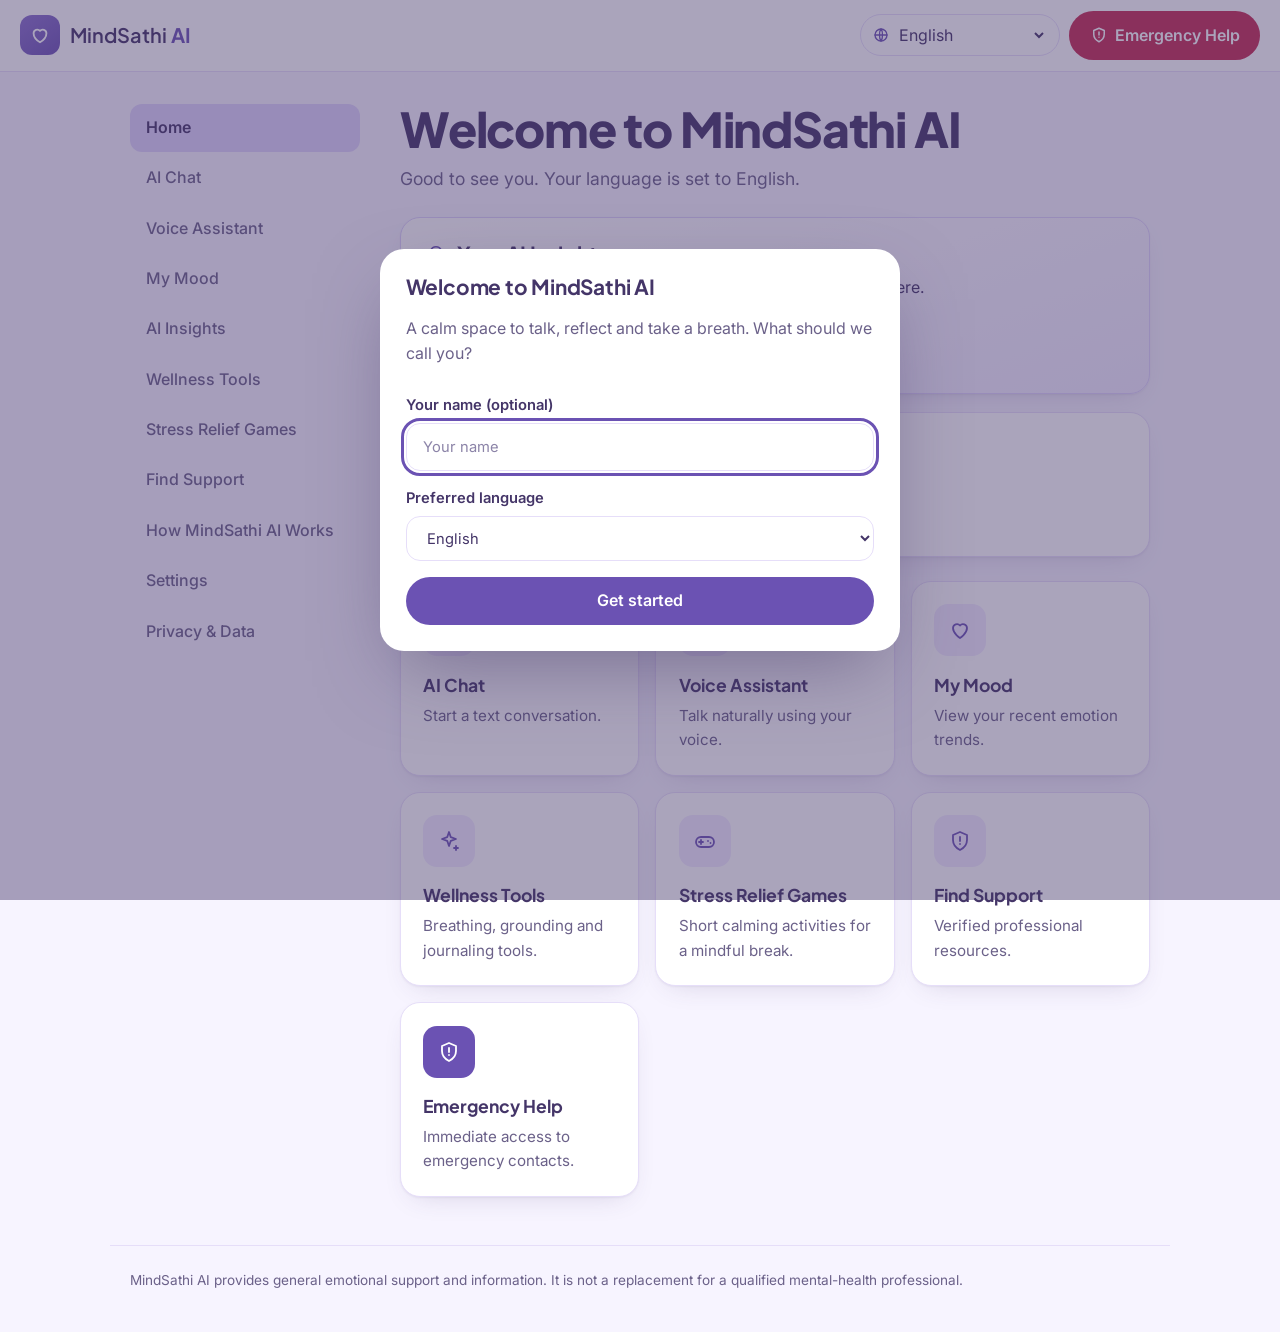
<file: templates/index.html>
<!doctype html>
<html lang="en">
<head>
  <meta charset="utf-8">
  <meta name="viewport" content="width=device-width, initial-scale=1">
  <title>MindSathi AI</title>
  <meta name="description" content="A gentle, multilingual AI companion for emotional support, reflection and calm.">
  <meta name="theme-color" content="#8970CC">
  <link rel="icon" href="data:image/svg+xml,%3Csvg xmlns='http://www.w3.org/2000/svg' viewBox='0 0 32 32'%3E%3Crect width='32' height='32' rx='9' fill='%238970CC'/%3E%3Cpath d='M16 24s-8-5-8-11a4.5 4.5 0 0 1 8-2.8A4.5 4.5 0 0 1 24 13c0 6-8 11-8 11z' fill='none' stroke='white' stroke-width='2' stroke-linejoin='round'/%3E%3C/svg%3E">
  <link rel="preconnect" href="https://fonts.googleapis.com">
  <link rel="preconnect" href="https://fonts.gstatic.com" crossorigin>
  <link href="https://fonts.googleapis.com/css2?family=Inter:wght@400;500;600&family=Noto+Sans+Malayalam:wght@400;600&family=Plus+Jakarta+Sans:wght@500;600;700;800&display=swap" rel="stylesheet">
  <link rel="stylesheet" href="/static/css/style.css">
</head>
<body>
  <a class="skip" href="#view">Skip to content</a>

  <header class="topbar">
    <a class="brand" href="#/home" aria-label="MindSathi AI home">
      <span class="logo" aria-hidden="true">
        <svg viewBox="0 0 24 24" width="22" height="22" fill="none" stroke="#fff" stroke-width="2" stroke-linecap="round" stroke-linejoin="round"><path d="M12 20s-7-4.4-7-10a4 4 0 0 1 7-2.5A4 4 0 0 1 19 10c0 5.6-7 10-7 10z"/></svg>
      </span>
      <span class="brand-name">MindSathi <b>AI</b></span>
    </a>
    <div class="top-actions">
      <label class="lang-pill">
        <svg viewBox="0 0 24 24" width="16" height="16" fill="none" stroke="currentColor" stroke-width="2" stroke-linecap="round" aria-hidden="true"><circle cx="12" cy="12" r="9"/><path d="M3 12h18M12 3c3 3.2 3 14.8 0 18M12 3c-3 3.2-3 14.8 0 18"/></svg>
        <span class="sr-only">Language</span>
        <select id="lang-select"></select>
      </label>
      <button class="btn btn-danger" id="emergency-btn" type="button">
        <svg viewBox="0 0 24 24" width="18" height="18" fill="none" stroke="currentColor" stroke-width="2" stroke-linecap="round" stroke-linejoin="round" aria-hidden="true"><path d="M12 3l7 3v5c0 4.5-3 8-7 10-4-2-7-5.5-7-10V6z"/><path d="M12 8v4M12 15h.01"/></svg>
        <span id="emergency-label">Emergency Help</span>
      </button>
      <button class="icon-btn menu-btn" id="menu-btn" type="button" aria-label="Menu" aria-expanded="false" aria-controls="nav">
        <svg viewBox="0 0 24 24" width="24" height="24" fill="none" stroke="currentColor" stroke-width="2" stroke-linecap="round"><path d="M4 7h16M4 12h16M4 17h16"/></svg>
      </button>
    </div>
  </header>

  <div class="shell">
    <nav id="nav" class="nav" aria-label="Main"></nav>
    <main id="view" tabindex="-1"></main>
  </div>

  <footer class="site-foot">
    MindSathi AI provides general emotional support and information. It is not a replacement for a qualified mental-health professional.
  </footer>

  <dialog id="emergency" aria-labelledby="em-title"></dialog>

  <dialog id="welcome" aria-labelledby="wl-title">
    <form method="dialog" id="welcome-form" class="dlg-body">
      <h2 id="wl-title">Welcome to MindSathi AI</h2>
      <p class="muted">A calm space to talk, reflect and take a breath. What should we call you?</p>
      <label class="field">Your name (optional)
        <input id="wl-name" type="text" autocomplete="given-name" maxlength="40" placeholder="Your name">
      </label>
      <label class="field">Preferred language
        <select id="wl-lang"></select>
      </label>
      <button class="btn btn-primary" type="submit">Get started</button>
    </form>
  </dialog>

  <div id="toast" role="status" aria-live="polite"></div>

  <script src="/static/js/config.js"></script>
<script src="/static/js/store.js"></script>
<script src="/static/js/i18n.js"></script>
<script src="/static/js/emotion.js"></script>
<script src="/static/js/games.js"></script>
<script src="/static/js/app.js"></script>
</body>
</html>
</file>
<file: static/css/style.css>
/* MindSathi AI – Lavender + White. Gentle • Modern • Reflective */
:root {
  --bg: #F7F4FF;
  --lav: #DDD2FA;
  --primary: #8970CC;
  --primary-strong: #6B52B3;   /* darker shade of the brand purple so white text stays readable */
  --ink: #443568;
  --muted: #6B6189;
  --line: #E6DEF9;
  --card: #FFFFFF;
  --danger: #C42B52;
  --danger-soft: #FDEFF3;
  --radius: 20px;
  --shadow: 0 1px 2px rgba(68, 53, 104, .06), 0 10px 28px -14px rgba(68, 53, 104, .22);
  --font-display: 'Plus Jakarta Sans', 'Noto Sans Malayalam', 'Noto Sans Devanagari', system-ui, sans-serif;
  --font-body: 'Inter', 'Noto Sans Malayalam', 'Noto Sans Devanagari', system-ui, sans-serif;
  --base: 16px;
}
html.high-contrast {
  --bg: #FFFFFF; --ink: #1E1236; --muted: #3B2F5C; --line: #6B52B3; --primary: #5A3FA8; --primary-strong: #3F2A82; --lav: #E9E1FF;
}
html.large-text { --base: 19px; }

*, *::before, *::after { box-sizing: border-box; }
html { font-size: var(--base); -webkit-text-size-adjust: 100%; }
body {
  margin: 0; background: var(--bg); color: var(--ink);
  font-family: var(--font-body); line-height: 1.6;
}
h1, h2, h3 { font-family: var(--font-display); line-height: 1.2; margin: 0 0 .5rem; letter-spacing: -.01em; }
h1 { font-size: clamp(2rem, 5.5vw, 3rem); font-weight: 800; letter-spacing: -.025em; }
h2 { font-size: 1.3rem; font-weight: 700; }
h3 { font-size: 1.1rem; font-weight: 700; }
p { margin: 0 0 .7rem; }
a { color: inherit; }
button, input, select, textarea { font: inherit; color: inherit; }
:focus-visible { outline: 3px solid var(--primary-strong); outline-offset: 2px; border-radius: 8px; }
.sr-only { position: absolute; width: 1px; height: 1px; overflow: hidden; clip: rect(0 0 0 0); white-space: nowrap; }
.skip { position: absolute; left: -999px; top: 8px; background: var(--ink); color: #fff; padding: .5rem 1rem; border-radius: 8px; z-index: 100; }
.skip:focus { left: 8px; }
.muted { color: var(--muted); }
.small { font-size: .85rem; }
.fine { font-size: .8rem; color: var(--muted); margin: .8rem 0 0; }

/* ---------- top bar ---------- */
.topbar {
  position: sticky; top: 0; z-index: 30; display: flex; align-items: center; justify-content: space-between; gap: .75rem;
  padding: .7rem 1.25rem; background: rgba(255, 255, 255, .94); backdrop-filter: blur(8px); border-bottom: 1px solid var(--line);
}
.brand { white-space: nowrap; flex: none; display: flex; align-items: center; gap: .6rem; text-decoration: none; font-family: var(--font-display); font-size: 1.25rem; font-weight: 600; }
.brand b { color: var(--primary-strong); font-weight: 700; }
.logo { display: grid; place-items: center; width: 40px; height: 40px; border-radius: 12px; background: linear-gradient(145deg, var(--primary), var(--primary-strong)); }
.top-actions { display: flex; align-items: center; gap: .6rem; }
.lang-pill { display: flex; align-items: center; gap: .35rem; padding: 0 .75rem; height: 42px; border: 1px solid var(--line); border-radius: 999px; background: #fff; color: var(--primary-strong); }
.lang-pill select { width: auto; min-width: 4rem; border: 0; border-radius: 0; background: transparent; color: var(--ink); max-width: 9.5rem; cursor: pointer; padding: .4rem 0; text-overflow: ellipsis; }
.icon-btn { display: grid; place-items: center; width: 42px; height: 42px; border: 0; background: transparent; border-radius: 12px; cursor: pointer; color: var(--muted); }
.icon-btn:hover { background: var(--bg); }
.icon-btn.outlined { border: 1px solid var(--line); background: #fff; border-radius: 999px; color: var(--ink); width: 44px; height: 44px; }

/* ---------- buttons ---------- */
.btn {
  display: inline-flex; align-items: center; justify-content: center; gap: .45rem; padding: .65rem 1.2rem; min-height: 44px;
  border-radius: 999px; border: 1px solid transparent; font-weight: 600; text-decoration: none; cursor: pointer; transition: background .15s, transform .1s;
}
.btn:active { transform: scale(.98); }
.topbar .btn-danger { white-space: nowrap; }
.btn-primary { background: var(--primary-strong); color: #fff; }
.btn-primary:hover { background: #5C44A0; }
.btn-ghost { background: #fff; border-color: var(--line); color: var(--ink); }
.btn-ghost:hover { background: var(--bg); border-color: var(--lav); }
.btn-danger { background: var(--danger); color: #fff; }
.btn-danger:hover { background: #A82246; }
.btn-danger-solid { background: #D9364F; color: #fff; }
.btn-danger-solid:hover { background: #BF2A42; }
.btn.block { width: 100%; }
.danger-text { color: var(--danger); border-color: #F2C3CF; }
.link { color: var(--primary-strong); font-weight: 600; text-decoration: none; }
.link:hover { text-decoration: underline; }
.link-btn { background: none; border: 0; padding: 0; color: var(--primary-strong); font-weight: 600; cursor: pointer; display: inline-flex; align-items: center; gap: .4rem; }
.muted-btn, .muted-link { color: var(--muted); }

/* ---------- layout ---------- */
.shell { max-width: 1060px; margin: 0 auto; padding: 0 1.25rem; display: block; }
main { padding: 1.75rem 0 3rem; outline: none; min-width: 0; }
.nav { display: none; flex-direction: column; gap: .15rem; padding: .75rem 0; }
.nav.open { display: flex; }
.nav a { padding: .7rem 1rem; border-radius: 12px; text-decoration: none; color: var(--muted); font-weight: 500; }
.nav a:hover { background: #fff; color: var(--ink); }
.nav a.active { background: var(--lav); color: var(--ink); font-weight: 600; }
@media (min-width: 960px) {
  .shell { display: grid; grid-template-columns: 230px 1fr; gap: 2.5rem; }
  .nav { display: flex; position: sticky; top: 76px; align-self: start; padding: 1.75rem 0; }
  .menu-btn { display: none; }
}
.site-foot { max-width: 1060px; margin: 0 auto; padding: 1.5rem 1.25rem 2.5rem; font-size: .85rem; color: var(--muted); border-top: 1px solid var(--line); }

.lede { color: var(--muted); font-size: 1.1rem; margin-bottom: 1.5rem; max-width: 60ch; }
.lede-accent { font-family: var(--font-display); color: var(--primary-strong); font-size: 1.5rem; font-weight: 600; margin: 0 0 .25rem; }
.page-head { display: flex; justify-content: space-between; align-items: flex-start; gap: 1rem; flex-wrap: wrap; }
.center-head { text-align: center; }
.center-head .lede { margin-inline: auto; }
.sect { margin: 1.5rem 0 1rem; }
.label { font-family: var(--font-body); font-size: .85rem; font-weight: 600; color: var(--muted); letter-spacing: .02em; margin-bottom: .75rem; }
.h-icon { display: flex; align-items: center; gap: .6rem; color: var(--ink); }
.h-icon svg { color: var(--primary-strong); }

/* ---------- cards ---------- */
.card { background: var(--card); border: 1px solid var(--line); border-radius: var(--radius); padding: 1.5rem; margin-bottom: 1.1rem; box-shadow: var(--shadow); }
.insight-card { background: linear-gradient(160deg, #fff 0%, #F1EBFF 100%); border-color: var(--lav); }
.stats, .row-meta { color: var(--muted); font-size: .92rem; }
.row-meta { display: flex; flex-wrap: wrap; align-items: center; gap: .5rem; color: var(--ink); }
.notice, .notice-card { background: var(--bg); border: 1px solid var(--lav); border-radius: 14px; padding: .8rem 1rem; font-size: .92rem; }
.notice-card { display: flex; gap: .8rem; align-items: flex-start; border-radius: var(--radius); padding: 1.1rem 1.3rem; }
.notice-card h2 { margin-top: 0; }
.big { font-family: var(--font-display); font-size: 2.6rem; font-weight: 800; margin: 0; }
.suggest { background: #F1EBFF; border-radius: 14px; padding: 1rem 1.2rem; color: var(--ink); }
.suggest p { margin: .2rem 0 0; }
.empty { border: 1.5px dashed var(--lav); border-radius: var(--radius); padding: 2rem 1rem; text-align: center; color: var(--muted); margin-bottom: 1.1rem; }
.danger-card { background: var(--danger-soft); border-color: #F2C3CF; color: #7A1631; }
.danger-card .h-icon, .danger-card .h-icon svg { color: var(--danger); }

.chip { display: inline-flex; align-items: center; gap: .4rem; padding: .2rem .75rem; border-radius: 999px; font-size: .85rem; font-weight: 600; }
.chip i { width: 7px; height: 7px; border-radius: 50%; }
.chip-conf { font-weight: 500; opacity: .85; }
.pills { display: flex; flex-wrap: wrap; gap: .6rem; margin-bottom: 1.2rem; }
.pill { padding: .55rem 1.1rem; border-radius: 999px; font-size: .92rem; }
.pill.p1 { background: #EAE3FC; } .pill.p2 { background: #E4ECFB; } .pill.p3 { background: #EFEDF5; }

/* ---------- home tiles ---------- */
.tiles { display: grid; grid-template-columns: repeat(auto-fill, minmax(230px, 1fr)); gap: 1rem; margin-top: 1.5rem; }
.tile {
  display: flex; flex-direction: column; gap: .3rem; padding: 1.4rem; text-align: left; text-decoration: none; cursor: pointer;
  background: #fff; border: 1px solid var(--line); border-radius: var(--radius); box-shadow: var(--shadow); transition: border-color .15s, box-shadow .15s;
}
.tile:hover { border-color: var(--primary); }
.tile b { font-family: var(--font-display); font-size: 1.1rem; }
.tile span:last-child { color: var(--muted); font-size: .95rem; }
.tile-icon { display: grid; place-items: center; width: 52px; height: 52px; margin-bottom: .6rem; border-radius: 14px; background: #F1EBFF; color: var(--primary-strong); flex: none; }
.tile-icon.sm { width: 42px; height: 42px; margin: 0; background: #EFEDF5; border-radius: 12px; }
.tile-emergency .tile-icon { background: var(--primary-strong); color: #fff; }

/* ---------- forms ---------- */
.field { display: flex; flex-direction: column; gap: .35rem; font-weight: 600; font-size: .92rem; }
input[type=text], input[type=tel], input[type=url], select, textarea {
  width: 100%; padding: .7rem 1rem; border: 1px solid var(--line); border-radius: 14px; background: #fff; font-weight: 400;
}
input::placeholder, textarea::placeholder { color: #8C84A8; }
textarea { resize: vertical; border-radius: 16px; }
.pill-select { width: auto; border-radius: 999px; padding: .55rem 1rem; cursor: pointer; }
.filters { display: grid; grid-template-columns: repeat(auto-fit, minmax(180px, 1fr)); gap: 1rem; }
.form-grid { display: grid; grid-template-columns: repeat(auto-fit, minmax(220px, 1fr)); gap: 1rem; margin-bottom: 1rem; }
.row { display: flex; align-items: center; gap: 1rem; flex-wrap: wrap; margin-top: 1rem; }
.row.center { justify-content: center; } .row.end { justify-content: flex-end; } .row.between { justify-content: space-between; }
.check { display: flex; align-items: center; gap: .5rem; font-weight: 500; }
.check input { width: 20px; height: 20px; accent-color: var(--primary-strong); }
input[type=range] { accent-color: var(--primary-strong); min-width: 140px; }
.setting { display: flex; justify-content: space-between; align-items: center; gap: 1rem; padding: .9rem 0; border-top: 1px solid var(--line); }
.setting:first-of-type { border-top: 0; }
.setting > div { display: flex; flex-direction: column; }
.switch { appearance: none; -webkit-appearance: none; width: 50px; height: 28px; border-radius: 999px; background: #CFC8E0; position: relative; cursor: pointer; flex: none; transition: background .2s; }
.switch::after { content: ''; position: absolute; top: 3px; left: 3px; width: 22px; height: 22px; border-radius: 50%; background: #fff; box-shadow: 0 1px 3px rgba(0,0,0,.25); transition: transform .2s; }
.switch:checked { background: var(--primary-strong); }
.switch:checked::after { transform: translateX(22px); }
.chips-row { display: flex; flex-wrap: wrap; gap: .6rem; margin-bottom: 1rem; }
.row-card { display: flex; align-items: center; gap: 1rem; padding: 1.1rem 1.3rem; }
.row-card > div { flex: 1; display: flex; flex-direction: column; min-width: 0; }
.row-links { display: flex; gap: 1.2rem; flex-wrap: wrap; align-items: center; }
.plain { list-style: none; margin: 0; padding: 0; }
.plain li { display: flex; justify-content: space-between; align-items: center; gap: 1rem; padding: .6rem 0; border-top: 1px solid var(--line); }
.plain li:first-child { border-top: 0; }

/* ---------- chat ---------- */
.chat { padding: 0; overflow: hidden; display: flex; flex-direction: column; }
.msgs { height: min(58vh, 520px); overflow-y: auto; padding: 1.25rem; display: flex; flex-direction: column; gap: .8rem; background: linear-gradient(#fff, #FBF9FF); }
.msg { max-width: 82%; padding: .75rem 1rem; border-radius: 18px; }
.msg p { margin: 0; white-space: pre-wrap; overflow-wrap: anywhere; }
.msg small { display: block; margin-top: .4rem; }
.msg.me { align-self: flex-end; background: var(--primary-strong); color: #fff; border-bottom-right-radius: 6px; }
.msg.me .chip { background: rgba(255,255,255,.92) !important; }
.msg.ai { align-self: flex-start; background: #F1EBFF; border-bottom-left-radius: 6px; }
.msg.crisis { background: var(--danger-soft); border: 1px solid #F2C3CF; max-width: 92%; }
.msg.crisis .btn { margin-top: .6rem; }
.msg.tool { background: transparent; padding: 0; }
.composer { display: flex; gap: .6rem; align-items: flex-end; padding: .9rem; border-top: 1px solid var(--line); background: #fff; }
.composer textarea { min-height: 46px; max-height: 140px; }
.icon-send { width: 46px; height: 46px; padding: 0; flex: none; }

/* ---------- voice ---------- */
.voice-card { max-width: 720px; margin-inline: auto; text-align: center; padding: 2.2rem 1.5rem; }
.orb {
  display: grid; place-items: center; width: 190px; height: 190px; margin: .5rem auto 1.5rem; border: 0; border-radius: 50%; cursor: pointer; color: #fff;
  background: radial-gradient(circle at 35% 30%, #A98FE8, var(--primary-strong) 70%); box-shadow: 0 18px 40px -14px rgba(107, 82, 179, .7); transition: transform .2s;
}
.orb:hover { transform: scale(1.03); }
.orb.listening { animation: orb-pulse 1.8s ease-in-out infinite; }
@keyframes orb-pulse { 0%,100% { box-shadow: 0 0 0 0 rgba(137,112,204,.55), 0 18px 40px -14px rgba(107,82,179,.7); } 50% { box-shadow: 0 0 0 26px rgba(137,112,204,0), 0 18px 40px -14px rgba(107,82,179,.7); } }
.dots { display: flex; justify-content: center; gap: 6px; margin-bottom: 1rem; }
.dots i { width: 9px; height: 9px; border-radius: 50%; background: var(--lav); }
.dots.on i { background: var(--primary); animation: dot 1.1s ease-in-out infinite; }
.dots.on i:nth-child(odd) { animation-delay: .25s; }
@keyframes dot { 0%,100% { transform: translateY(0); } 50% { transform: translateY(-8px); } }
.status { color: var(--primary-strong); font-weight: 600; min-height: 1.6em; }
.speed { display: flex; align-items: center; gap: .6rem; padding: .4rem 1rem; border: 1px solid var(--line); border-radius: 999px; color: var(--muted); }
.transcript { margin-top: 1.5rem; text-align: left; max-height: 240px; overflow-y: auto; }
.transcript p { padding: .6rem .9rem; border-radius: 14px; margin-bottom: .5rem; }
.transcript .me { background: #EAE3FC; } .transcript .ai { background: #F7F4FF; border: 1px solid var(--line); }
.crisis-line { background: var(--danger-soft) !important; border: 1px solid #F2C3CF !important; }

/* ---------- charts ---------- */
.bars { display: flex; align-items: flex-end; gap: 1rem; min-height: 190px; padding: .5rem .25rem 0; border-bottom: 1px solid var(--line); overflow-x: auto; }
.bar-col { display: flex; flex-direction: column; align-items: center; justify-content: flex-end; gap: .3rem; min-width: 52px; }
.bar { width: 100%; max-width: 64px; border-radius: 10px 10px 0 0; }
.bar-n { font-size: .8rem; color: var(--muted); min-height: 1.2em; }
.bar-l { font-size: .8rem; color: var(--muted); padding-bottom: .4rem; }
.bars.week { min-height: 150px; }

/* ---------- wellness ---------- */
.center-card { text-align: center; }
.breath-wrap { display: grid; place-items: center; padding: 1.6rem 0 .5rem; }
.breath-circle { display: grid; place-items: center; width: 160px; height: 160px; border-radius: 50%; background: linear-gradient(145deg, var(--lav), #A98FE8); color: var(--ink); font-weight: 700; box-shadow: 0 12px 30px -12px rgba(107, 82, 179, .55); }
.breath-time { color: var(--muted); font-variant-numeric: tabular-nums; margin: .8rem 0 0; min-height: 1.5em; }
.ground-step { font-family: var(--font-display); font-size: 1.4rem; margin: .5rem 0; }
.ground-step b { color: var(--primary-strong); font-size: 2rem; margin-right: .3rem; }
.journal { list-style: none; padding: 0; margin: 1rem 0 0; }
.journal li { display: flex; justify-content: space-between; gap: 1rem; padding: .8rem 0; border-top: 1px solid var(--line); }
.journal p { margin: .2rem 0 0; white-space: pre-wrap; overflow-wrap: anywhere; }

/* ---------- games ---------- */
.game-grid { display: grid; grid-template-columns: repeat(auto-fill, minmax(260px, 1fr)); gap: 1rem; }
.game-card { margin: 0; display: flex; flex-direction: column; }
.g-emoji { display: grid; place-items: center; width: 56px; height: 56px; border-radius: 16px; background: #F1EBFF; font-size: 1.7rem; margin-bottom: .8rem; }
.time { color: var(--primary-strong); font-size: .85rem; font-weight: 600; margin-top: auto; }
.game-stage { min-height: 320px; }
.match-grid { display: grid; grid-template-columns: repeat(4, 1fr); gap: .7rem; max-width: 420px; margin: 1rem auto; }
.mcard { aspect-ratio: 1; border: 1px solid var(--line); border-radius: 16px; background: linear-gradient(145deg, var(--lav), #C9B9F2); font-size: 1.8rem; cursor: pointer; }
.mcard span { visibility: hidden; }
.mcard.open span, .mcard.done span { visibility: visible; }
.mcard.open, .mcard.done { background: #fff; }
.mcard.done { border-color: var(--primary); background: #F1EBFF; }
.bubble-field { position: relative; height: 300px; margin-top: 1rem; border-radius: 18px; overflow: hidden; background: linear-gradient(#F7F4FF, #E8DFFC); }
.bubble { position: absolute; bottom: -80px; border: 1px solid rgba(255,255,255,.9); border-radius: 50%; cursor: pointer; background: radial-gradient(circle at 30% 30%, #fff, rgba(169,143,232,.55)); animation: rise 8s linear forwards; }
@keyframes rise { to { transform: translateY(-420px); } }
.field-msg { position: absolute; inset: 0; display: grid; place-items: center; text-align: center; font-weight: 600; color: var(--primary-strong); margin: 0; }
.garden-grid { display: grid; grid-template-columns: repeat(3, 1fr); gap: .8rem; max-width: 380px; margin: 1rem auto; }
.plot { aspect-ratio: 1; font-size: 2.2rem; border: 1px solid #D9C9A8; border-radius: 18px; background: #EFE3CC; cursor: pointer; color: #9B8A66; }
.garden-stage + .field-msg, .game-stage > .field-msg { position: static; display: block; text-align: center; margin-top: 1rem; }
.swatches { display: flex; gap: .7rem; flex-wrap: wrap; margin: 1rem 0; }
.swatch { width: 52px; height: 52px; border-radius: 50%; border: 2px solid #fff; box-shadow: 0 0 0 1px var(--line); cursor: pointer; }
.color-panel { display: grid; place-items: center; min-height: 190px; padding: 1.5rem; border-radius: 18px; background: var(--bg); text-align: center; transition: background .6s; font-size: 1.15rem; font-weight: 500; }
.g-card { display: grid; place-items: center; min-height: 190px; padding: 2rem; text-align: center; border-radius: 22px; border: 1px solid var(--lav); background: linear-gradient(160deg, #fff, #F1EBFF); font-family: var(--font-display); font-size: 1.3rem; font-weight: 600; }
.tap-stage { display: grid; place-items: center; padding: 1.5rem 0; }
.tap-orb { position: relative; width: 150px; height: 150px; border: 0; border-radius: 50%; cursor: pointer; background: radial-gradient(circle at 35% 30%, #BBA6EE, var(--primary-strong)); }
.tap-orb .ring { position: absolute; inset: 0; border-radius: 50%; border: 3px solid var(--primary); opacity: 0; pointer-events: none; }
.tap-orb.pulse .ring { animation: ring 1.4s ease-out; }
@keyframes ring { from { opacity: .8; transform: scale(1); } to { opacity: 0; transform: scale(1.8); } }
.tap-text { margin-top: 1.4rem; color: var(--primary-strong); font-weight: 600; }

/* ---------- misc pages ---------- */
.help-list { list-style: none; margin: 0 0 1rem; padding: 0; }
.help-list li { display: flex; align-items: center; justify-content: space-between; gap: 1rem; padding: .85rem 0; border-top: 1px solid var(--line); flex-wrap: wrap; }
.help-list li:first-child { border-top: 0; }
.help-list li div { display: flex; flex-direction: column; }
.help-list span { color: var(--muted); font-size: .9rem; }
.steps { list-style: none; padding: 0; margin: 0 0 1rem; display: grid; gap: .9rem; counter-reset: s; }
.steps li { margin: 0; padding-left: 4.2rem; position: relative; counter-increment: s; }
.steps li::before { content: counter(s); position: absolute; left: 1.3rem; top: 1.3rem; width: 34px; height: 34px; display: grid; place-items: center; border-radius: 50%; background: var(--lav); color: var(--ink); font-family: var(--font-display); font-weight: 700; }

/* ---------- dialogs / toast ---------- */
dialog { border: 0; border-radius: 24px; padding: 0; max-width: min(520px, calc(100vw - 2rem)); width: 100%; background: #fff; color: var(--ink); box-shadow: 0 30px 80px -20px rgba(68, 53, 104, .5); }
dialog::backdrop { background: rgba(68, 53, 104, .45); }
.dlg-body { padding: 1.6rem; display: grid; gap: 1rem; }
.dlg-body h2 { margin: 0; }
.dlg-body .help-list { margin: 0; }
#toast { position: fixed; left: 50%; bottom: 1.5rem; transform: translate(-50%, 20px); background: var(--ink); color: #fff; padding: .7rem 1.2rem; border-radius: 999px; opacity: 0; pointer-events: none; transition: opacity .2s, transform .2s; z-index: 60; }
#toast.show { opacity: 1; transform: translate(-50%, 0); }

/* ---------- small screens ---------- */
@media (max-width: 560px) {
  .topbar { padding: .5rem .6rem; gap: .3rem; }
  .brand-name { font-size: .95rem; }
  .brand { gap: .4rem; }
  .topbar .btn-danger { padding: .45rem .7rem; font-size: .78rem; min-height: 38px; line-height: 1.15; white-space: normal; text-align: center; max-width: 7.2rem; }
  .topbar .btn-danger svg { display: none; }
  .lang-pill { padding: 0 .55rem; }
  .lang-pill select { max-width: 4.2rem; min-width: 3rem; font-size: .8rem; }
  .lang-pill svg { display: none; }
  .logo { width: 34px; height: 34px; border-radius: 10px; }
  .top-actions { gap: .35rem; min-width: 0; }
  .icon-btn { width: 38px; }
  .msg { max-width: 92%; }
  .orb { width: 160px; height: 160px; }
}

/* ---------- reduced motion (user setting or OS preference) ---------- */
html.reduce-motion *, html.reduce-motion *::before, html.reduce-motion *::after { animation-duration: .001ms !important; animation-iteration-count: 1 !important; transition-duration: .001ms !important; }
@media (prefers-reduced-motion: reduce) {
  *, *::before, *::after { animation-duration: .001ms !important; animation-iteration-count: 1 !important; transition-duration: .001ms !important; scroll-behavior: auto !important; }
}

/* very narrow phones: keep the header on one line; the logo mark stands in for the name */
@media (max-width: 450px) {
  .brand-name { position: absolute; width: 1px; height: 1px; overflow: hidden; clip: rect(0 0 0 0); }
}
</file>
